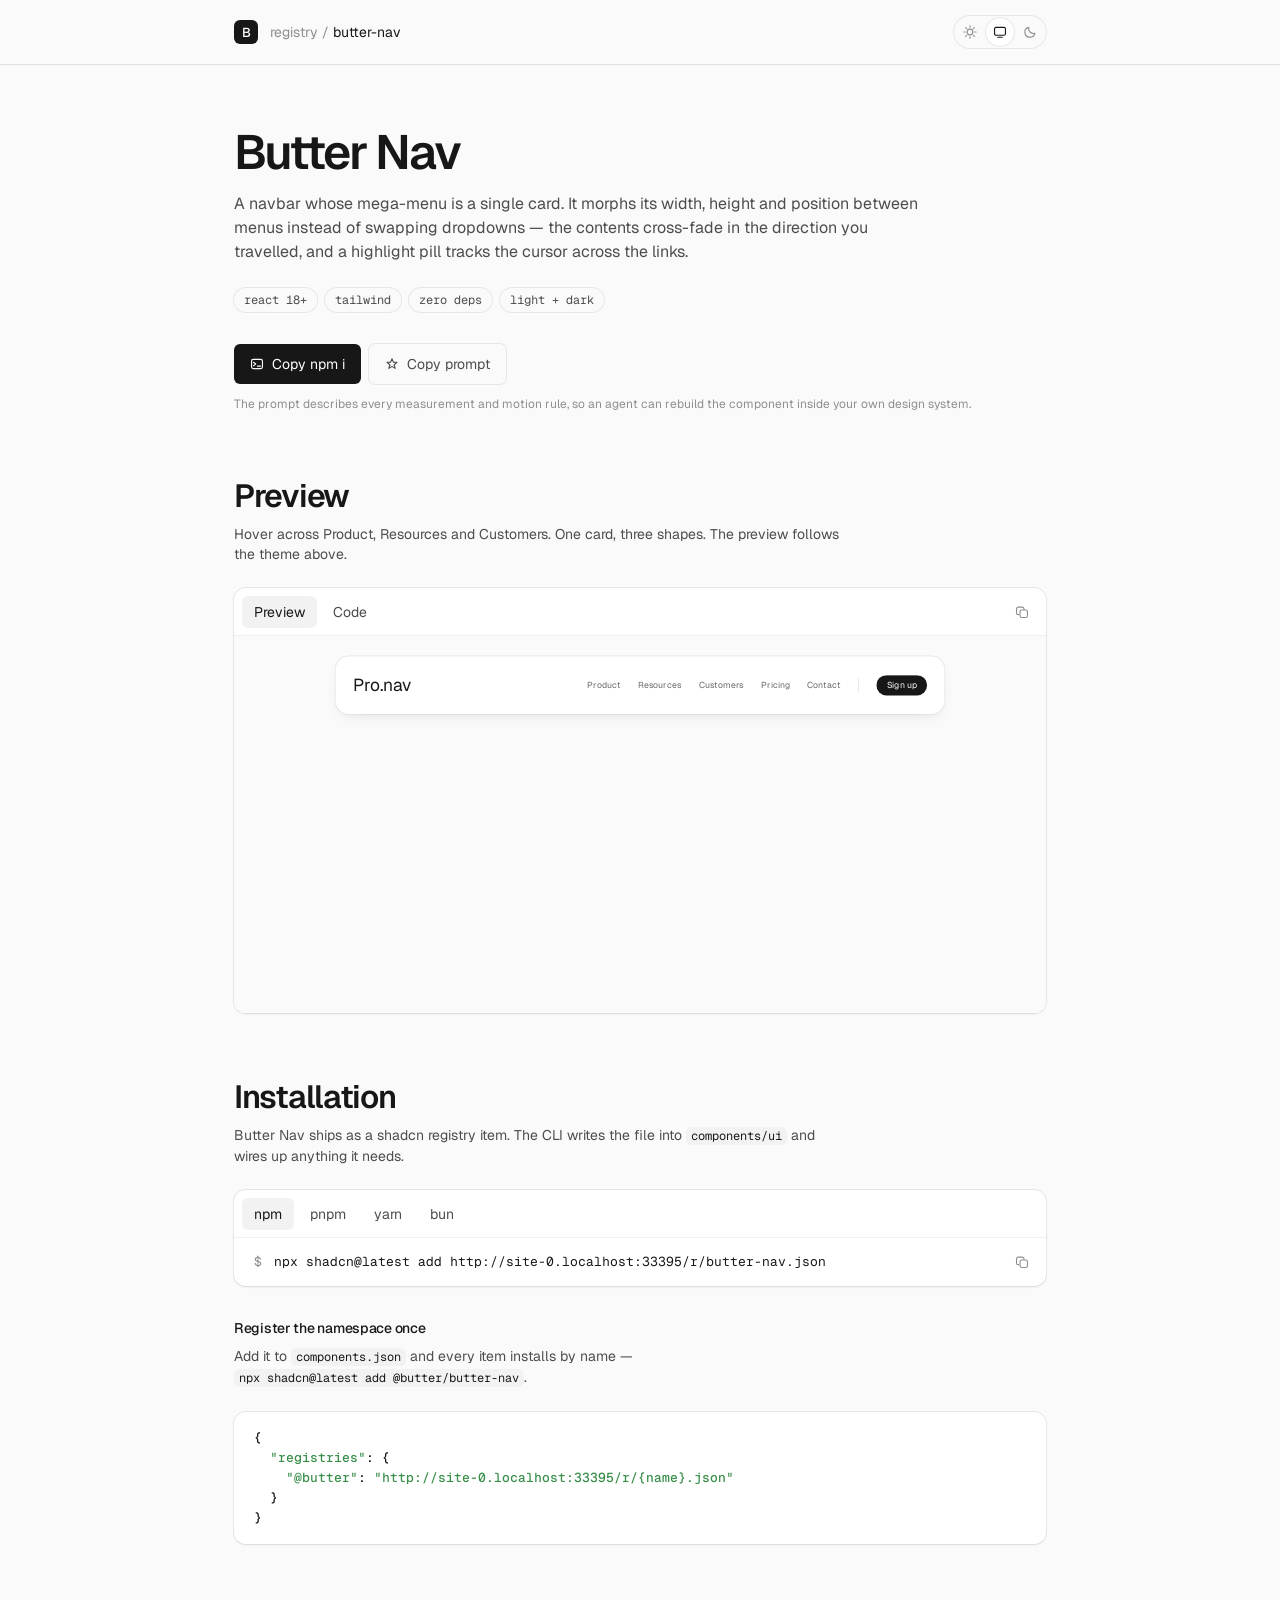
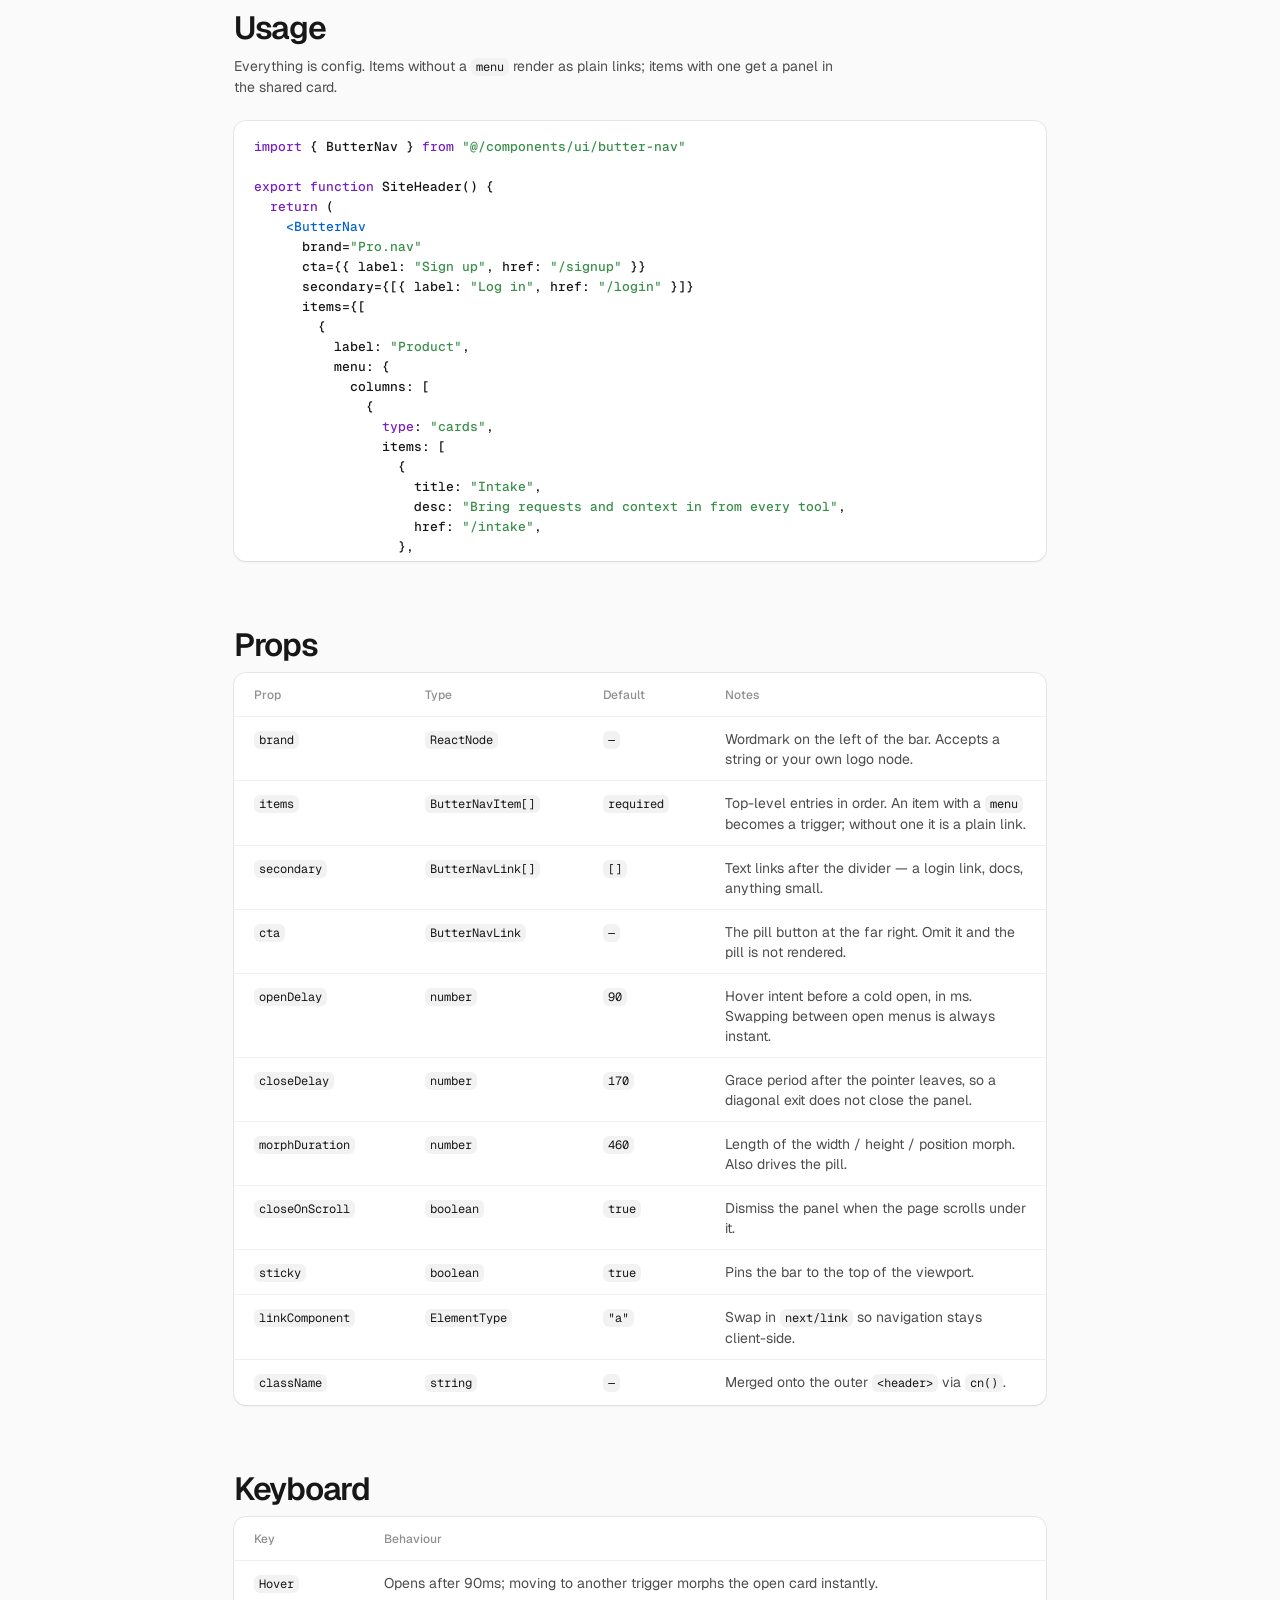
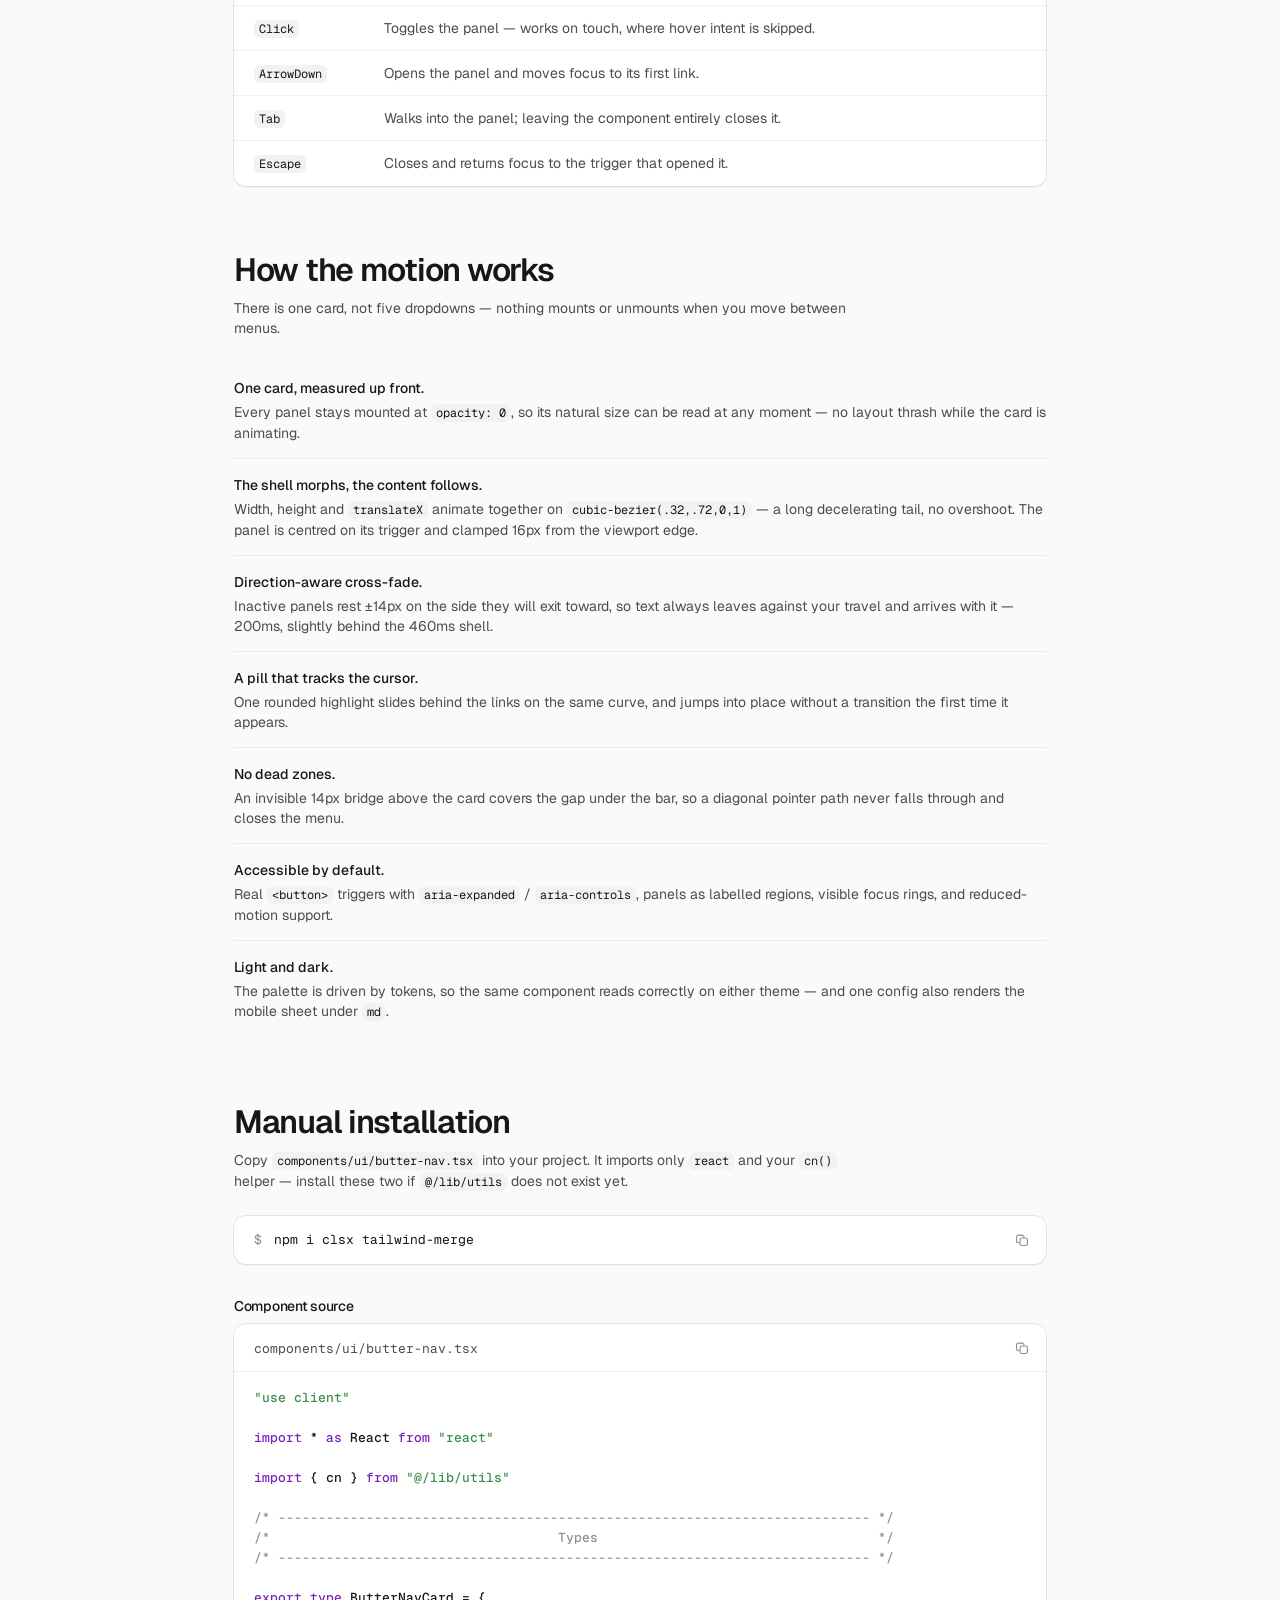
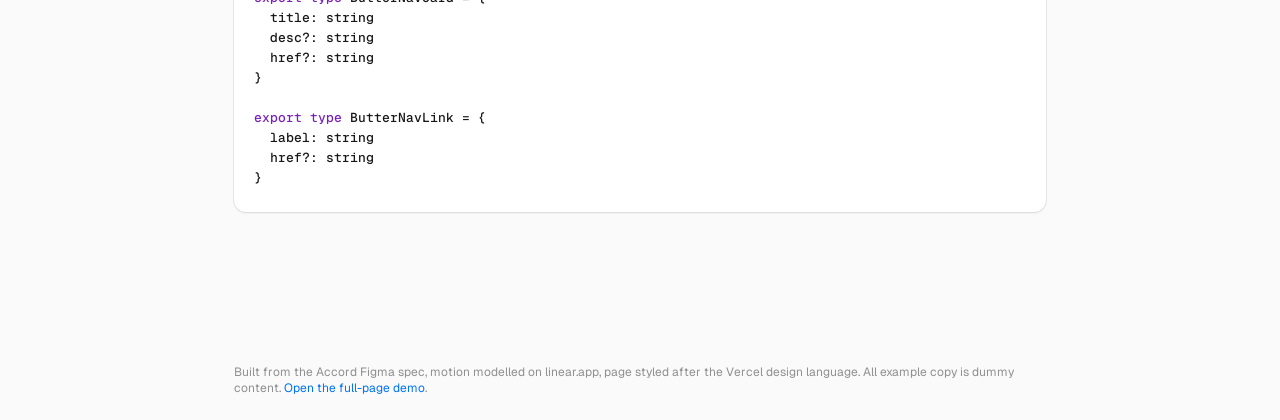
<file: index.html>
<!DOCTYPE html>
<html lang="en">
  <head>
    <meta charset="utf-8" />
    <meta name="viewport" content="width=device-width, initial-scale=1" />
    <title>Butter Nav</title>
    <meta
      name="description"
      content="A navbar whose mega-menu is one card that morphs between menus. A shadcn registry component."
    />
    <meta name="theme-color" content="#fafafa" media="(prefers-color-scheme: light)" />
    <meta name="theme-color" content="#0a0a0a" media="(prefers-color-scheme: dark)" />
    <meta property="og:title" content="Butter Nav" />
    <meta
      property="og:description"
      content="A navbar whose mega-menu is one card that morphs between menus. A shadcn registry component."
    />
    <meta property="og:type" content="website" />
    <link rel="icon" id="favicon" href="favicon.svg" type="image/svg+xml" />
    <link rel="preconnect" href="https://fonts.googleapis.com" />
    <link rel="preconnect" href="https://fonts.gstatic.com" crossorigin />
    <link
      href="https://fonts.googleapis.com/css2?family=Geist:wght@400;500;600&family=Geist+Mono:wght@400;500&display=swap"
      rel="stylesheet"
    />
    <script>
      // Applied before first paint so the page never flashes the wrong theme.
      (function () {
        try {
          var param = new URLSearchParams(location.search).get("theme");
          var saved = param || localStorage.getItem("butter-nav:theme");
          if (saved === "light" || saved === "dark") {
            document.documentElement.dataset.theme = saved;
          }
        } catch (error) {}
      })();
    </script>
    <style>
      /* ====================================================================
         Tokens — light is the base, dark overrides only the values.
         ==================================================================== */

      :root {
        --bg-100: #fafafa; /* page canvas          */
        --bg-200: #ffffff; /* elevated surfaces    */
        --bg-300: #f2f2f2; /* recessed surfaces    */
        --hover: #ebebeb;

        --text-100: #171717; /* primary            */
        --text-200: #4d4d4d; /* secondary          */
        --text-300: #8f8f8f; /* muted              */

        --accent: #0072f5;
        --focus: #0072f5;

        --border: rgba(0, 0, 0, 0.08);
        --separator: rgba(0, 0, 0, 0.06);

        --shadow-border: 0 0 0 1px var(--border);
        --shadow-small: var(--shadow-border), 0 2px 2px rgba(0, 0, 0, 0.04);
        --shadow-menu: var(--shadow-border), 0 1px 1px rgba(0, 0, 0, 0.02),
          0 4px 8px -4px rgba(0, 0, 0, 0.04), 0 16px 24px -8px rgba(0, 0, 0, 0.06);
        --focus-ring: 0 0 0 2px var(--bg-200), 0 0 0 4px var(--focus);
        --header-shadow: 0 1px 0 0 rgba(0, 0, 0, 0.1);
        --stage: #fafafa; /* the component's own page canvas */

        --syntax-comment: #8f8f8f;
        --syntax-string: #398e4a;
        --syntax-keyword: #7820bc;
        --syntax-tag: #0062d1;
        --syntax-number: #067a6e;

        --sans: "Geist", -apple-system, BlinkMacSystemFont, "Segoe UI", Roboto,
          Helvetica, Arial, sans-serif;
        --mono: "Geist Mono", ui-monospace, SFMono-Regular, "Roboto Mono",
          Menlo, monospace;

        --page: 860px;
        --header-height: 64px;

        --swift: cubic-bezier(0.175, 0.885, 0.32, 1.1);
        --ease-out: cubic-bezier(0.23, 1, 0.32, 1);
        --press: 160ms;

        color-scheme: light;
      }

      @media (prefers-color-scheme: dark) {
        :root:not([data-theme="light"]) {
          --bg-100: #0a0a0a;
          --bg-200: #0f0f0f;
          --bg-300: #1a1a1a;
          --hover: #1f1f1f;

          --text-100: #ededed;
          --text-200: #a1a1a1;
          --text-300: #8f8f8f;

          --accent: #52a8ff;
          --focus: #0072f5;

          --border: rgba(255, 255, 255, 0.09);
          --separator: rgba(255, 255, 255, 0.06);
          --header-shadow: 0 1px 0 0 rgba(255, 255, 255, 0.08);
          --stage: #0f0f0f;

          --syntax-comment: #8f8f8f;
          --syntax-string: #6cda75;
          --syntax-keyword: #bf89ec;
          --syntax-tag: #52aeff;
          --syntax-number: #45dec5;

          color-scheme: dark;
        }
      }

      :root[data-theme="dark"] {
        --bg-100: #0a0a0a;
        --bg-200: #0f0f0f;
        --bg-300: #1a1a1a;
        --hover: #1f1f1f;

        --text-100: #ededed;
        --text-200: #a1a1a1;
        --text-300: #8f8f8f;

        --accent: #52a8ff;
        --focus: #0072f5;

        --border: rgba(255, 255, 255, 0.09);
        --separator: rgba(255, 255, 255, 0.06);
        --header-shadow: 0 1px 0 0 rgba(255, 255, 255, 0.08);
        --stage: #0f0f0f;

        --syntax-comment: #8f8f8f;
        --syntax-string: #6cda75;
        --syntax-keyword: #bf89ec;
        --syntax-tag: #52aeff;
        --syntax-number: #45dec5;

        color-scheme: dark;
      }

      /* ==================================================================== */

      * {
        box-sizing: border-box;
      }

      /* Hover transitions must not replay when the whole palette swaps —
         except the toggle thumb, whose slide IS the feedback for that click. */
      .theme-switching *:not(.theme__thumb) {
        transition: none !important;
      }

      html {
        scroll-padding-top: 96px;
      }

      @media (prefers-reduced-motion: no-preference) {
        html {
          scroll-behavior: smooth;
        }
      }

      body {
        margin: 0;
        background: var(--bg-100);
        color: var(--text-100);
        font-family: var(--sans);
        font-size: 16px;
        font-feature-settings: "liga";
        -webkit-font-smoothing: antialiased;
      }

      :focus-visible {
        outline: none;
        box-shadow: var(--focus-ring);
        border-radius: 6px;
      }

      /* ------------------------------------------------------------ header */

      header {
        position: sticky;
        top: 0;
        z-index: 40;
        height: var(--header-height);
        background: var(--bg-100);
        box-shadow: var(--header-shadow);
      }

      .header-inner {
        display: flex;
        align-items: center;
        gap: 12px;
        max-width: var(--page);
        height: 100%;
        margin: 0 auto;
        padding: 0 24px;
      }

      .mark {
        display: grid;
        place-items: center;
        width: 24px;
        height: 24px;
        border-radius: 6px;
        background: var(--text-100);
        color: var(--bg-200);
        font-size: 13px;
        font-weight: 500;
      }

      .crumb {
        font-size: 14px;
        color: var(--text-300);
      }

      .crumb b {
        color: var(--text-100);
        font-weight: 400;
      }

      /* ------------------------------------------------------ theme toggle */

      .theme {
        position: relative;
        display: flex;
        gap: 2px;
        margin-left: auto;
        padding: 2px;
        border-radius: 9999px;
        box-shadow: var(--shadow-border);
        flex-shrink: 0;
      }

      /* One thumb slides between the three segments — a transform, so the
         selection reads as one object moving rather than two states blinking. */
      .theme__thumb {
        position: absolute;
        top: 2px;
        left: 2px;
        width: 28px;
        height: 28px;
        border-radius: 9999px;
        background: var(--bg-200);
        box-shadow: var(--shadow-border);
        transform: translate3d(0, 0, 0);
        transition: transform 200ms var(--ease-out);
        flex-shrink: 0;
      }

      .theme button {
        position: relative;
        z-index: 1;
        display: grid;
        place-items: center;
        width: 28px;
        height: 28px;
        padding: 0;
        border: 0;
        border-radius: 9999px;
        background: transparent;
        color: var(--text-300);
        cursor: pointer;
        transition: color 150ms ease, transform var(--press) var(--ease-out);
        flex-shrink: 0;
      }

      .sr-only {
        position: absolute;
        width: 1px;
        height: 1px;
        padding: 0;
        margin: -1px;
        overflow: hidden;
        clip: rect(0, 0, 0, 0);
        white-space: nowrap;
        border: 0;
      }

      .theme button[aria-pressed="true"] {
        color: var(--text-100);
      }

      .theme button:active {
        transform: scale(0.92);
        transition-duration: 100ms;
      }

      @media (hover: hover) and (pointer: fine) {
        .theme button:hover {
          color: var(--text-100);
        }
      }

      /* ------------------------------------------------------------ layout */

      main {
        max-width: var(--page);
        margin: 0 auto;
        padding: 64px 24px 128px;
      }

      section {
        margin-top: 64px;
      }

      h1 {
        margin: 0;
        font-size: 48px;
        font-weight: 600;
        line-height: 48px;
        letter-spacing: -2.28px;
      }

      h2 {
        margin: 0 0 8px;
        font-size: 32px;
        font-weight: 600;
        line-height: 40px;
        letter-spacing: -1.28px;
      }

      h3 {
        margin: 32px 0 8px;
        font-size: 14px;
        font-weight: 500;
        line-height: 20px;
        letter-spacing: -0.28px;
      }

      .lede {
        max-width: 64ch;
        margin: 16px 0 0;
        font-size: 16px;
        line-height: 24px;
        color: var(--text-200);
      }

      .sub {
        max-width: 68ch;
        margin: 0 0 24px;
        font-size: 14px;
        line-height: 20px;
        color: var(--text-200);
      }

      .meta {
        display: flex;
        flex-wrap: wrap;
        gap: 8px;
        margin-top: 24px;
      }

      .tag {
        padding: 4px 10px;
        border-radius: 9999px;
        box-shadow: var(--shadow-border);
        font-family: var(--mono);
        font-size: 12px;
        color: var(--text-200);
      }

      a {
        color: var(--accent);
        text-decoration: none;
      }

      /* ----------------------------------------------------------- actions */

      .actions {
        display: flex;
        flex-wrap: wrap;
        gap: 8px;
        margin-top: 32px;
      }

      .btn {
        display: inline-flex;
        align-items: center;
        gap: 8px;
        height: 40px;
        padding: 0 16px;
        border: 0;
        border-radius: 6px;
        background: transparent;
        color: var(--text-200);
        font-family: var(--sans);
        font-size: 14px;
        font-weight: 400;
        line-height: 14px;
        cursor: pointer;
        box-shadow: var(--shadow-border);
        transition: background-color 0.15s ease, color 0.15s ease,
          transform var(--press) var(--ease-out);
      }

      .btn:active {
        transform: scale(0.97);
        transition-duration: 100ms;
      }

      @media (hover: hover) and (pointer: fine) {
        .btn:hover {
          background: var(--hover);
          color: var(--text-100);
        }
      }

      .btn--primary {
        background: var(--text-100);
        color: var(--bg-200);
        box-shadow: none;
      }

      @media (hover: hover) and (pointer: fine) {
        .btn--primary:hover {
          background: var(--text-200);
          color: var(--bg-200);
        }
      }

      .note {
        margin: 12px 0 0;
        font-size: 12px;
        line-height: 16px;
        color: var(--text-300);
      }

      /* ------------------------------------------------------------- cards */

      .card {
        border-radius: 12px;
        background: var(--bg-200);
        box-shadow: var(--shadow-small);
        overflow: hidden;
      }

      .card-head {
        display: flex;
        align-items: center;
        gap: 4px;
        padding: 8px;
        box-shadow: inset 0 -1px 0 var(--separator);
      }

      .tab {
        height: 32px;
        padding: 0 12px;
        border: 0;
        border-radius: 6px;
        background: transparent;
        color: var(--text-200);
        font-family: var(--sans);
        font-size: 14px;
        line-height: 14px;
        cursor: pointer;
        transition: background-color 0.15s ease, color 0.15s ease,
          transform var(--press) var(--ease-out);
      }

      .tab:active {
        transform: scale(0.97);
        transition-duration: 100ms;
      }

      @media (hover: hover) and (pointer: fine) {
        .tab:hover {
          background: var(--hover);
          color: var(--text-100);
        }
      }

      .tab[aria-selected="true"] {
        background: var(--bg-300);
        color: var(--text-100);
      }

      .filename {
        padding: 0 12px; /* 8px card-head padding + 12px = the 20px rail */
        font-family: var(--mono);
        font-size: 13px;
        color: var(--text-200);
      }

      .stage {
        position: relative;
        height: 400px;
        overflow: hidden;
        background: var(--stage);
      }

      .stage iframe {
        display: block;
        width: 1120px;
        height: 520px;
        border: 0;
        transform-origin: top left;
      }

      pre {
        margin: 0;
        padding: 16px 20px; /* left edge matches the tab labels above */
        overflow: auto;
        font-family: var(--mono);
        font-size: 13px;
        font-weight: 500;
        line-height: 20px;
        tab-size: 2;
      }

      pre.tall {
        max-height: 440px;
      }

      .cmd {
        display: flex;
        align-items: center;
        gap: 12px;
        padding: 8px 8px 8px 20px; /* icon button lines up with the head row */
        font-family: var(--mono);
        font-size: 13px;
        line-height: 20px;
      }

      .cmd .prompt {
        color: var(--text-300);
      }

      .cmd code {
        flex: 1;
        overflow: auto;
        white-space: nowrap;
        font-family: var(--mono);
      }

      .icon-btn {
        display: grid;
        place-items: center;
        flex: none;
        width: 32px;
        height: 32px;
        padding: 0;
        border: 0;
        border: 0;
        border-radius: 6px;
        background: transparent;
        color: var(--text-300);
        cursor: pointer;
        transition: background-color 0.15s ease, color 0.15s ease,
          transform var(--press) var(--ease-out);
      }

      .icon-btn:active {
        transform: scale(0.92);
        transition-duration: 100ms;
      }

      .icon-btn.is-done {
        color: var(--accent);
      }

      /* The swapped-in tick is a newly rendered element, so @starting-style
         gives it an entry transition without a keyframe restart. */
      .icon-btn.is-done svg,
      .btn.is-done svg {
        transform: scale(1);
        opacity: 1;
        transition: transform 200ms var(--ease-out), opacity 150ms linear;
      }

      @starting-style {
        .icon-btn.is-done svg,
        .btn.is-done svg {
          transform: scale(0.85);
          opacity: 0;
        }
      }

      @media (hover: hover) and (pointer: fine) {
        .icon-btn:hover {
          background: var(--hover);
          color: var(--text-100);
        }
      }

      /* ------------------------------------------------------------ tables */

      table {
        width: 100%;
        border-collapse: collapse;
        font-size: 14px;
        line-height: 20px;
        table-layout: fixed;
      }

      col.col-prop {
        width: 21%;
      }

      col.col-type {
        width: 22%;
      }

      col.col-default {
        width: 15%;
      }

      col.col-key {
        width: 16%;
      }

      td code,
      th {
        overflow-wrap: anywhere;
      }

      th {
        padding: 12px 20px;
        box-shadow: inset 0 -1px 0 var(--separator);
        font-size: 12px;
        font-weight: 500;
        color: var(--text-300);
        text-align: left;
      }

      td {
        padding: 12px 20px;
        box-shadow: inset 0 -1px 0 var(--separator);
        vertical-align: top;
        color: var(--text-200);
      }

      tr:last-child td {
        box-shadow: none;
      }

      td:first-child {
        color: var(--text-100);
      }

      code {
        font-family: var(--mono);
        font-size: 13px;
      }

      td code,
      li code,
      p code {
        padding: 1px 5px;
        border-radius: 6px;
        background: var(--bg-300);
        font-size: 12px;
        color: var(--text-100);
        white-space: nowrap;
      }

      /* -------------------------------------------------------------- list */

      ul.notes {
        margin: 0;
        padding: 0;
        list-style: none;
      }

      ul.notes li {
        padding: 16px 0;
        box-shadow: inset 0 -1px 0 var(--separator);
        font-size: 14px;
        line-height: 20px;
        color: var(--text-200);
      }

      ul.notes li:last-child {
        box-shadow: none;
      }

      ul.notes b {
        display: block;
        margin-bottom: 4px;
        color: var(--text-100);
        font-weight: 500;
      }

      /* ------------------------------------------------------------ syntax */

      .t-com {
        color: var(--syntax-comment);
      }
      .t-str {
        color: var(--syntax-string);
      }
      .t-key {
        color: var(--syntax-keyword);
      }
      .t-tag {
        color: var(--syntax-tag);
      }
      .t-num {
        color: var(--syntax-number);
      }

      /* ------------------------------------------------------------- toast */

      .toast {
        position: fixed;
        left: 50%;
        bottom: 32px;
        z-index: 90;
        padding: 8px 16px;
        border-radius: 9999px;
        background: var(--bg-200);
        box-shadow: var(--shadow-menu);
        font-size: 14px;
        line-height: 20px;
        opacity: 0;
        transform: translateX(-50%) scale(0.96);
        pointer-events: none;
        transition: opacity 0.2s linear, transform 0.2s var(--swift);
      }

      .toast.show {
        opacity: 1;
        transform: translateX(-50%) scale(1);
      }

      footer {
        max-width: var(--page);
        margin: 0 auto;
        padding: 24px;
        font-size: 12px;
        line-height: 16px;
        color: var(--text-300);
      }

      /* Gentler, not none: colour and opacity stay, movement goes. */
      @media (prefers-reduced-motion: reduce) {
        .theme__thumb,
        .toast {
          transition-property: opacity !important;
          transition-duration: 150ms !important;
        }

        .btn:active,
        .tab:active,
        .icon-btn:active,
        .theme button:active {
          transform: none !important;
        }

        .icon-btn.is-done svg,
        .btn.is-done svg {
          transition-property: opacity !important;
        }
      }

      @media (max-width: 600px) {
        main {
          padding: 40px 16px 96px;
        }
        h1 {
          font-size: 32px;
          line-height: 36px;
          letter-spacing: -1.28px;
        }
        h2 {
          font-size: 24px;
          line-height: 32px;
          letter-spacing: -0.96px;
        }
      }
    </style>
  </head>

  <body>
    <header>
      <div class="header-inner">
        <span class="mark">B</span>
        <span class="crumb">registry / <b>butter-nav</b></span>

        <div class="theme" role="group" aria-label="Theme">
          <span class="theme__thumb" aria-hidden="true"></span>
          <button type="button" data-theme-set="light" aria-pressed="false" title="Light">
            <svg width="14" height="14" viewBox="0 0 16 16" fill="none" aria-hidden="true">
              <circle cx="8" cy="8" r="3.25" stroke="currentColor" stroke-width="1.3"/>
              <path d="M8 1v1.5M8 13.5V15M15 8h-1.5M2.5 8H1M12.95 3.05l-1.06 1.06M4.11 11.89l-1.06 1.06M12.95 12.95l-1.06-1.06M4.11 4.11L3.05 3.05" stroke="currentColor" stroke-width="1.3" stroke-linecap="round"/>
            </svg>
          </button>
          <button type="button" data-theme-set="system" aria-pressed="true" title="System">
            <svg width="14" height="14" viewBox="0 0 16 16" fill="none" aria-hidden="true">
              <rect x="1.75" y="2.75" width="12.5" height="9" rx="1.75" stroke="currentColor" stroke-width="1.3"/>
              <path d="M5.5 14h5" stroke="currentColor" stroke-width="1.3" stroke-linecap="round"/>
            </svg>
          </button>
          <button type="button" data-theme-set="dark" aria-pressed="false" title="Dark">
            <svg width="14" height="14" viewBox="0 0 16 16" fill="none" aria-hidden="true">
              <path d="M13.5 9.5A5.75 5.75 0 016.5 2.6a5.75 5.75 0 107 6.9z" stroke="currentColor" stroke-width="1.3" stroke-linejoin="round"/>
            </svg>
          </button>
        </div>
      </div>
    </header>

    <main>
      <h1>Butter Nav</h1>
      <p class="lede">
        A navbar whose mega-menu is a single card. It morphs its width, height
        and position between menus instead of swapping dropdowns — the contents
        cross-fade in the direction you travelled, and a highlight pill tracks
        the cursor across the links.
      </p>

      <div class="meta">
        <span class="tag">react 18+</span>
        <span class="tag">tailwind</span>
        <span class="tag">zero deps</span>
        <span class="tag">light + dark</span>
      </div>

      <div class="actions">
        <button class="btn btn--primary" data-copy="cli">
          <svg width="14" height="14" viewBox="0 0 16 16" fill="none" aria-hidden="true">
            <path d="M4 6l2.5 2L4 10M8.5 10.5H12" stroke="currentColor" stroke-width="1.3" stroke-linecap="round" stroke-linejoin="round"/>
            <rect x="1.75" y="2.75" width="12.5" height="10.5" rx="2" stroke="currentColor" stroke-width="1.3"/>
          </svg>
          Copy npm i
        </button>
        <button class="btn" data-copy="prompt">
          <svg width="14" height="14" viewBox="0 0 16 16" fill="none" aria-hidden="true">
            <path d="M8 2l1.5 3.9 4.2.3-3.2 2.7 1 4.1L8 10.7 4.5 13l1-4.1L2.3 6.2l4.2-.3L8 2z" stroke="currentColor" stroke-width="1.3" stroke-linejoin="round"/>
          </svg>
          Copy prompt
        </button>
      </div>
      <p class="note">
        The prompt describes every measurement and motion rule, so an agent can
        rebuild the component inside your own design system.
      </p>

      <!-- --------------------------------------------------- preview -->
      <section id="preview">
        <h2>Preview</h2>
        <p class="sub">
          Hover across Product, Resources and Customers. One card, three shapes.
          The preview follows the theme above.
        </p>
        <div class="card">
          <div class="card-head" role="tablist">
            <button class="tab" role="tab" aria-selected="true" data-pane="live">
              Preview
            </button>
            <button class="tab" role="tab" aria-selected="false" data-pane="code">
              Code
            </button>
            <button class="icon-btn" style="margin-left: auto" data-copy="usage" aria-label="Copy usage">
              <svg width="14" height="14" viewBox="0 0 16 16" fill="none" aria-hidden="true">
                <rect x="5.75" y="5.75" width="8.5" height="8.5" rx="2" stroke="currentColor" stroke-width="1.3"/>
                <path d="M10.25 5.5v-1a2 2 0 00-2-2h-4.5a2 2 0 00-2 2v4.5a2 2 0 002 2h1" stroke="currentColor" stroke-width="1.3"/>
              </svg>
            </button>
          </div>
          <div data-pane-body="live" class="stage">
            <iframe id="preview-frame" src="preview.html" title="Butter Nav preview"></iframe>
          </div>
          <div data-pane-body="code" hidden>
            <pre class="tall"><code id="usage-code"></code></pre>
          </div>
        </div>
      </section>

      <!-- ---------------------------------------------- installation -->
      <section id="installation">
        <h2>Installation</h2>
        <p class="sub">
          Butter Nav ships as a shadcn registry item. The CLI writes the file
          into <code>components/ui</code> and wires up anything it needs.
        </p>

        <div class="card">
          <div class="card-head">
            <button class="tab" aria-selected="true" data-pm="npm">npm</button>
            <button class="tab" aria-selected="false" data-pm="pnpm">pnpm</button>
            <button class="tab" aria-selected="false" data-pm="yarn">yarn</button>
            <button class="tab" aria-selected="false" data-pm="bun">bun</button>
          </div>
          <div class="cmd">
            <span class="prompt">$</span>
            <code id="cli-cmd"></code>
            <button class="icon-btn" data-copy="cli" aria-label="Copy command">
              <svg width="14" height="14" viewBox="0 0 16 16" fill="none" aria-hidden="true">
                <rect x="5.75" y="5.75" width="8.5" height="8.5" rx="2" stroke="currentColor" stroke-width="1.3"/>
                <path d="M10.25 5.5v-1a2 2 0 00-2-2h-4.5a2 2 0 00-2 2v4.5a2 2 0 002 2h1" stroke="currentColor" stroke-width="1.3"/>
              </svg>
            </button>
          </div>
        </div>

        <h3>Register the namespace once</h3>
        <p class="sub">
          Add it to <code>components.json</code> and every item installs by name
          — <code>npx shadcn@latest add @butter/butter-nav</code>.
        </p>
        <div class="card">
          <pre><code id="registry-code"></code></pre>
        </div>
      </section>

      <!-- ----------------------------------------------------- usage -->
      <section id="usage">
        <h2>Usage</h2>
        <p class="sub">
          Everything is config. Items without a <code>menu</code> render as
          plain links; items with one get a panel in the shared card.
        </p>
        <div class="card">
          <pre class="tall"><code id="usage-code-2"></code></pre>
        </div>
      </section>

      <!-- ----------------------------------------------------- props -->
      <section id="props">
        <h2>Props</h2>
        <div class="card">
          <table>
            <colgroup>
              <col class="col-prop" />
              <col class="col-type" />
              <col class="col-default" />
              <col />
            </colgroup>
            <thead>
              <tr>
                <th>Prop</th>
                <th>Type</th>
                <th>Default</th>
                <th>Notes</th>
              </tr>
            </thead>
            <tbody id="props-body"></tbody>
          </table>
        </div>
      </section>

      <!-- -------------------------------------------------- keyboard -->
      <section id="keyboard">
        <h2>Keyboard</h2>
        <div class="card">
          <table>
            <colgroup>
              <col class="col-key" />
              <col />
            </colgroup>
            <thead>
              <tr>
                <th>Key</th>
                <th>Behaviour</th>
              </tr>
            </thead>
            <tbody id="keys-body"></tbody>
          </table>
        </div>
      </section>

      <!-- ----------------------------------------------------- notes -->
      <section id="motion">
        <h2>How the motion works</h2>
        <p class="sub">
          There is one card, not five dropdowns — nothing mounts or unmounts
          when you move between menus.
        </p>
        <ul class="notes" id="notes-list"></ul>
      </section>

      <!-- ---------------------------------------------------- manual -->
      <section id="manual">
        <h2>Manual installation</h2>
        <p class="sub">
          Copy <code>components/ui/butter-nav.tsx</code> into your project. It
          imports only <code>react</code> and your <code>cn()</code> helper —
          install these two if <code>@/lib/utils</code> does not exist yet.
        </p>
        <div class="card">
          <div class="cmd">
            <span class="prompt">$</span>
            <code>npm i clsx tailwind-merge</code>
            <button class="icon-btn" data-copy="deps" aria-label="Copy command">
              <svg width="14" height="14" viewBox="0 0 16 16" fill="none" aria-hidden="true">
                <rect x="5.75" y="5.75" width="8.5" height="8.5" rx="2" stroke="currentColor" stroke-width="1.3"/>
                <path d="M10.25 5.5v-1a2 2 0 00-2-2h-4.5a2 2 0 00-2 2v4.5a2 2 0 002 2h1" stroke="currentColor" stroke-width="1.3"/>
              </svg>
            </button>
          </div>
        </div>

        <h3>Component source</h3>
        <div class="card">
          <div class="card-head">
            <span class="filename">components/ui/butter-nav.tsx</span>
            <button class="icon-btn" style="margin-left: auto" data-copy="source" aria-label="Copy source">
              <svg width="14" height="14" viewBox="0 0 16 16" fill="none" aria-hidden="true">
                <rect x="5.75" y="5.75" width="8.5" height="8.5" rx="2" stroke="currentColor" stroke-width="1.3"/>
                <path d="M10.25 5.5v-1a2 2 0 00-2-2h-4.5a2 2 0 00-2 2v4.5a2 2 0 002 2h1" stroke="currentColor" stroke-width="1.3"/>
              </svg>
            </button>
          </div>
          <pre class="tall"><code id="source-code">Loading source…</code></pre>
        </div>
      </section>
    </main>

    <footer>
      Built from the Accord Figma spec, motion modelled on linear.app, page
      styled after the Vercel design language. All example copy is dummy
      content. <a href="demo.html">Open the full-page demo</a>.
    </footer>

    <div class="toast" id="toast" role="status" aria-live="polite">Copied</div>

    <script>
      /* ------------------------------------------------------- theme ---- */
      const THEME_KEY = "butter-nav:theme";
      const frame = document.getElementById("preview-frame");
      const favicon = document.getElementById("favicon");
      const thumb = document.querySelector(".theme__thumb");
      const systemDark = window.matchMedia("(prefers-color-scheme: dark)");

      // The tab dot inverts with the resolved theme.
      function paintFavicon(mode) {
        const dark = mode === "dark" || (mode === "system" && systemDark.matches);
        const fill = dark ? "#ededed" : "#171717";
        favicon.href =
          "data:image/svg+xml," +
          encodeURIComponent(
            '<svg xmlns="http://www.w3.org/2000/svg" viewBox="0 0 32 32">' +
              '<circle cx="16" cy="16" r="9" fill="' + fill + '"/></svg>'
          );
      }

      function readTheme() {
        try {
          const param = new URLSearchParams(location.search).get("theme");
          if (param === "light" || param === "dark" || param === "system") {
            return param;
          }
          return localStorage.getItem(THEME_KEY) || "system";
        } catch (error) {
          return "system";
        }
      }

      function setTheme(mode) {
        document.documentElement.classList.add("theme-switching");
        window.setTimeout(
          () => document.documentElement.classList.remove("theme-switching"),
          60
        );

        if (mode === "system") {
          delete document.documentElement.dataset.theme;
        } else {
          document.documentElement.dataset.theme = mode;
        }

        try {
          if (mode === "system") localStorage.removeItem(THEME_KEY);
          else localStorage.setItem(THEME_KEY, mode);
        } catch (error) {}

        const order = ["light", "system", "dark"];
        document.querySelectorAll("[data-theme-set]").forEach((button) => {
          button.setAttribute(
            "aria-pressed",
            String(button.dataset.themeSet === mode)
          );
        });
        thumb.style.transform =
          "translate3d(" + order.indexOf(mode) * 30 + "px, 0, 0)";

        paintFavicon(mode);

        // Keep the preview in the same theme as the page.
        if (frame && frame.contentWindow) {
          frame.contentWindow.postMessage(
            { type: "butter-nav:theme", theme: mode === "system" ? null : mode },
            "*"
          );
        }
      }

      document.querySelectorAll("[data-theme-set]").forEach((button) => {
        button.addEventListener("click", () => setTheme(button.dataset.themeSet));
      });

      setTheme(readTheme());
      frame.addEventListener("load", () => setTheme(readTheme()));

      // Follow the OS while the toggle is on "system".
      systemDark.addEventListener("change", () => {
        if (readTheme() === "system") setTheme("system");
      });

      /* ------------------------------------------------------ syntax ---- */
      const KEYWORDS =
        "import|from|export|default|const|let|var|function|return|type|interface|extends|new|await|async|if|else|for|of|in|null|true|false|as|void";

      function highlight(source) {
        const escaped = source
          .replace(/&/g, "&amp;")
          .replace(/</g, "&lt;")
          .replace(/>/g, "&gt;");

        return escaped.replace(
          new RegExp(
            "(\\/\\*[\\s\\S]*?\\*\\/|\\/\\/[^\\n]*)" +
              "|(\"(?:[^\"\\\\\\n]|\\\\.)*\"|'(?:[^'\\\\\\n]|\\\\.)*'|`(?:[^`\\\\]|\\\\.)*`)" +
              "|(&lt;\\/?[A-Z][\\w.]*)" +
              "|\\b(" + KEYWORDS + ")\\b" +
              "|\\b(\\d+(?:\\.\\d+)?)\\b",
            "g"
          ),
          (m, com, str, tag, key, num) => {
            if (com) return '<span class="t-com">' + com + "</span>";
            if (str) return '<span class="t-str">' + str + "</span>";
            if (tag) return '<span class="t-tag">' + tag + "</span>";
            if (key) return '<span class="t-key">' + key + "</span>";
            if (num) return '<span class="t-num">' + num + "</span>";
            return m;
          }
        );
      }

      /* ------------------------------------------------------ content --- */
      // Served from the deployed origin, so the copied command always works.
      const ORIGIN = location.protocol.startsWith("http")
        ? location.origin
        : "https://your-registry.dev";
      const REGISTRY_URL = ORIGIN + "/r/butter-nav.json";

      const CLI = {
        npm: "npx shadcn@latest add " + REGISTRY_URL,
        pnpm: "pnpm dlx shadcn@latest add " + REGISTRY_URL,
        yarn: "yarn dlx shadcn@latest add " + REGISTRY_URL,
        bun: "bunx --bun shadcn@latest add " + REGISTRY_URL,
      };

      const REGISTRY_SNIPPET = [
        "{",
        '  "registries": {',
        '    "@butter": "' + ORIGIN + '/r/{name}.json"',
        "  }",
        "}",
      ].join("\n");

      const USAGE = `import { ButterNav } from "@/components/ui/butter-nav"

export function SiteHeader() {
  return (
    <ButterNav
      brand="Pro.nav"
      cta={{ label: "Sign up", href: "/signup" }}
      secondary={[{ label: "Log in", href: "/login" }]}
      items={[
        {
          label: "Product",
          menu: {
            columns: [
              {
                type: "cards",
                items: [
                  {
                    title: "Intake",
                    desc: "Bring requests and context in from every tool",
                    href: "/intake",
                  },
                  {
                    title: "Plan and monitor",
                    desc: "Set the plan and follow it from idea to launch",
                    href: "/plan",
                  },
                ],
              },
              {
                type: "links",
                items: [
                  { label: "Changelog", href: "/changelog" },
                  { label: "Security", href: "/security" },
                ],
              },
            ],
            footer: {
              badge: "New",
              text: "Priority inbox",
              cta: { label: "Learn more", href: "/inbox" },
            },
          },
        },
        { label: "Pricing", href: "/pricing" },
      ]}
    />
  )
}`;

      const PROPS = [
        ["brand", "ReactNode", "—", "Wordmark on the left of the bar. Accepts a string or your own logo node."],
        ["items", "ButterNavItem[]", "required", "Top-level entries in order. An item with a <code>menu</code> becomes a trigger; without one it is a plain link."],
        ["secondary", "ButterNavLink[]", "[]", "Text links after the divider — a login link, docs, anything small."],
        ["cta", "ButterNavLink", "—", "The pill button at the far right. Omit it and the pill is not rendered."],
        ["openDelay", "number", "90", "Hover intent before a cold open, in ms. Swapping between open menus is always instant."],
        ["closeDelay", "number", "170", "Grace period after the pointer leaves, so a diagonal exit does not close the panel."],
        ["morphDuration", "number", "460", "Length of the width / height / position morph. Also drives the pill."],
        ["closeOnScroll", "boolean", "true", "Dismiss the panel when the page scrolls under it."],
        ["sticky", "boolean", "true", "Pins the bar to the top of the viewport."],
        ["linkComponent", "ElementType", "\"a\"", "Swap in <code>next/link</code> so navigation stays client-side."],
        ["className", "string", "—", "Merged onto the outer <code>&lt;header&gt;</code> via <code>cn()</code>."],
      ];

      const KEYS = [
        ["Hover", "Opens after 90ms; moving to another trigger morphs the open card instantly."],
        ["Click", "Toggles the panel — works on touch, where hover intent is skipped."],
        ["ArrowDown", "Opens the panel and moves focus to its first link."],
        ["Tab", "Walks into the panel; leaving the component entirely closes it."],
        ["Escape", "Closes and returns focus to the trigger that opened it."],
      ];

      const NOTES = [
        ["One card, measured up front.", "Every panel stays mounted at <code>opacity: 0</code>, so its natural size can be read at any moment — no layout thrash while the card is animating."],
        ["The shell morphs, the content follows.", "Width, height and <code>translateX</code> animate together on <code>cubic-bezier(.32,.72,0,1)</code> — a long decelerating tail, no overshoot. The panel is centred on its trigger and clamped 16px from the viewport edge."],
        ["Direction-aware cross-fade.", "Inactive panels rest ±14px on the side they will exit toward, so text always leaves against your travel and arrives with it — 200ms, slightly behind the 460ms shell."],
        ["A pill that tracks the cursor.", "One rounded highlight slides behind the links on the same curve, and jumps into place without a transition the first time it appears."],
        ["No dead zones.", "An invisible 14px bridge above the card covers the gap under the bar, so a diagonal pointer path never falls through and closes the menu."],
        ["Accessible by default.", "Real <code>&lt;button&gt;</code> triggers with <code>aria-expanded</code> / <code>aria-controls</code>, panels as labelled regions, visible focus rings, and reduced-motion support."],
        ["Light and dark.", "The palette is driven by tokens, so the same component reads correctly on either theme — and one config also renders the mobile sheet under <code>md</code>."],
      ];

      /* -------------------------------------------------------- render -- */
      document.getElementById("usage-code").innerHTML = highlight(USAGE);
      document.getElementById("usage-code-2").innerHTML = highlight(USAGE);
      document.getElementById("registry-code").innerHTML = highlight(REGISTRY_SNIPPET);

      document.getElementById("props-body").innerHTML = PROPS.map(
        (row) =>
          "<tr><td><code>" + row[0] + "</code></td><td><code>" + row[1] +
          "</code></td><td><code>" + row[2] + "</code></td><td>" + row[3] + "</td></tr>"
      ).join("");

      document.getElementById("keys-body").innerHTML = KEYS.map(
        (row) => "<tr><td><code>" + row[0] + "</code></td><td>" + row[1] + "</td></tr>"
      ).join("");

      document.getElementById("notes-list").innerHTML = NOTES.map(
        (row) => "<li><b>" + row[0] + "</b>" + row[1] + "</li>"
      ).join("");

      /* ------------------------------------------------ preview scale -- */
      const stage = document.querySelector(".stage");

      function fitPreview() {
        const scale = Math.min(1, stage.clientWidth / 1120);
        frame.style.transform = "scale(" + scale + ")";
        stage.style.height = Math.round(520 * scale) + "px";
      }

      fitPreview();
      window.addEventListener("resize", fitPreview);

      /* ------------------------------------------------------- pm tabs -- */
      const cliEl = document.getElementById("cli-cmd");
      let currentCli = CLI.npm;
      cliEl.textContent = currentCli;

      document.querySelectorAll("[data-pm]").forEach((tab) => {
        tab.addEventListener("click", () => {
          document
            .querySelectorAll("[data-pm]")
            .forEach((t) => t.setAttribute("aria-selected", "false"));
          tab.setAttribute("aria-selected", "true");
          currentCli = CLI[tab.dataset.pm];
          cliEl.textContent = currentCli;
        });
      });

      /* ----------------------------------------------------- pane tabs -- */
      document.querySelectorAll("[data-pane]").forEach((tab) => {
        tab.addEventListener("click", () => {
          document.querySelectorAll("[data-pane]").forEach((t) => {
            t.setAttribute("aria-selected", String(t === tab));
            document.querySelector(
              '[data-pane-body="' + t.dataset.pane + '"]'
            ).hidden = t !== tab;
          });
          if (tab.dataset.pane === "live") fitPreview();
        });
      });

      /* ------------------------------------------------------- sources -- */
      let SOURCE = "";
      let PROMPT = "";

      fetch("components/ui/butter-nav.tsx")
        .then((r) => (r.ok ? r.text() : Promise.reject()))
        .then((text) => {
          SOURCE = text;
          document.getElementById("source-code").innerHTML = highlight(text);
        })
        .catch(() => {
          document.getElementById("source-code").textContent =
            "Serve this page over http (python -m http.server) to load the source.";
        });

      fetch("prompt.md")
        .then((r) => (r.ok ? r.text() : Promise.reject()))
        .then((text) => {
          PROMPT = text;
        })
        .catch(() => {});

      /* ---------------------------------------------------------- copy -- */
      const toast = document.getElementById("toast");
      let toastTimer;

      function flash(message) {
        toast.textContent = message;
        toast.classList.add("show");
        clearTimeout(toastTimer);
        toastTimer = setTimeout(() => toast.classList.remove("show"), 1800);
      }

      const CHECK_ICON =
        '<svg width="14" height="14" viewBox="0 0 16 16" fill="none" aria-hidden="true">' +
        '<path d="M3.5 8.5l3 3 6-6.5" stroke="currentColor" stroke-width="1.6" ' +
        'stroke-linecap="round" stroke-linejoin="round"/></svg>';

      // Swaps the icon for a tick, then restores it. Re-clicking simply
      // restarts the timer — nothing to interrupt mid-flight.
      function confirmOn(button) {
        if (!button) return;
        const icon = button.querySelector("svg");
        if (!icon) return;

        if (!button.dataset.icon) button.dataset.icon = icon.outerHTML;
        clearTimeout(button._restore);

        icon.outerHTML = CHECK_ICON;
        button.classList.add("is-done");

        button._restore = setTimeout(() => {
          const current = button.querySelector("svg");
          if (current) current.outerHTML = button.dataset.icon;
          button.classList.remove("is-done");
        }, 1400);
      }

      async function copy(text, label) {
        try {
          await navigator.clipboard.writeText(text);
        } catch (error) {
          const area = document.createElement("textarea");
          area.value = text;
          area.style.position = "fixed";
          area.style.opacity = "0";
          document.body.appendChild(area);
          area.select();
          document.execCommand("copy");
          area.remove();
        }
        flash(label);
      }

      document.querySelectorAll("[data-copy]").forEach((button) => {
        button.addEventListener("click", () => {
          const kind = button.dataset.copy;
          confirmOn(button);
          if (kind === "cli") copy(currentCli, "Install command copied");
          else if (kind === "prompt")
            copy(
              PROMPT || "",
              PROMPT ? "Prompt copied" : "Prompt is still loading"
            );
          else if (kind === "usage") copy(USAGE, "Usage snippet copied");
          else if (kind === "deps") copy("npm i clsx tailwind-merge", "Command copied");
          else if (kind === "source")
            copy(SOURCE || "", SOURCE ? "Source copied" : "Source not loaded");
        });
      });
    </script>
  </body>
</html>
</file>
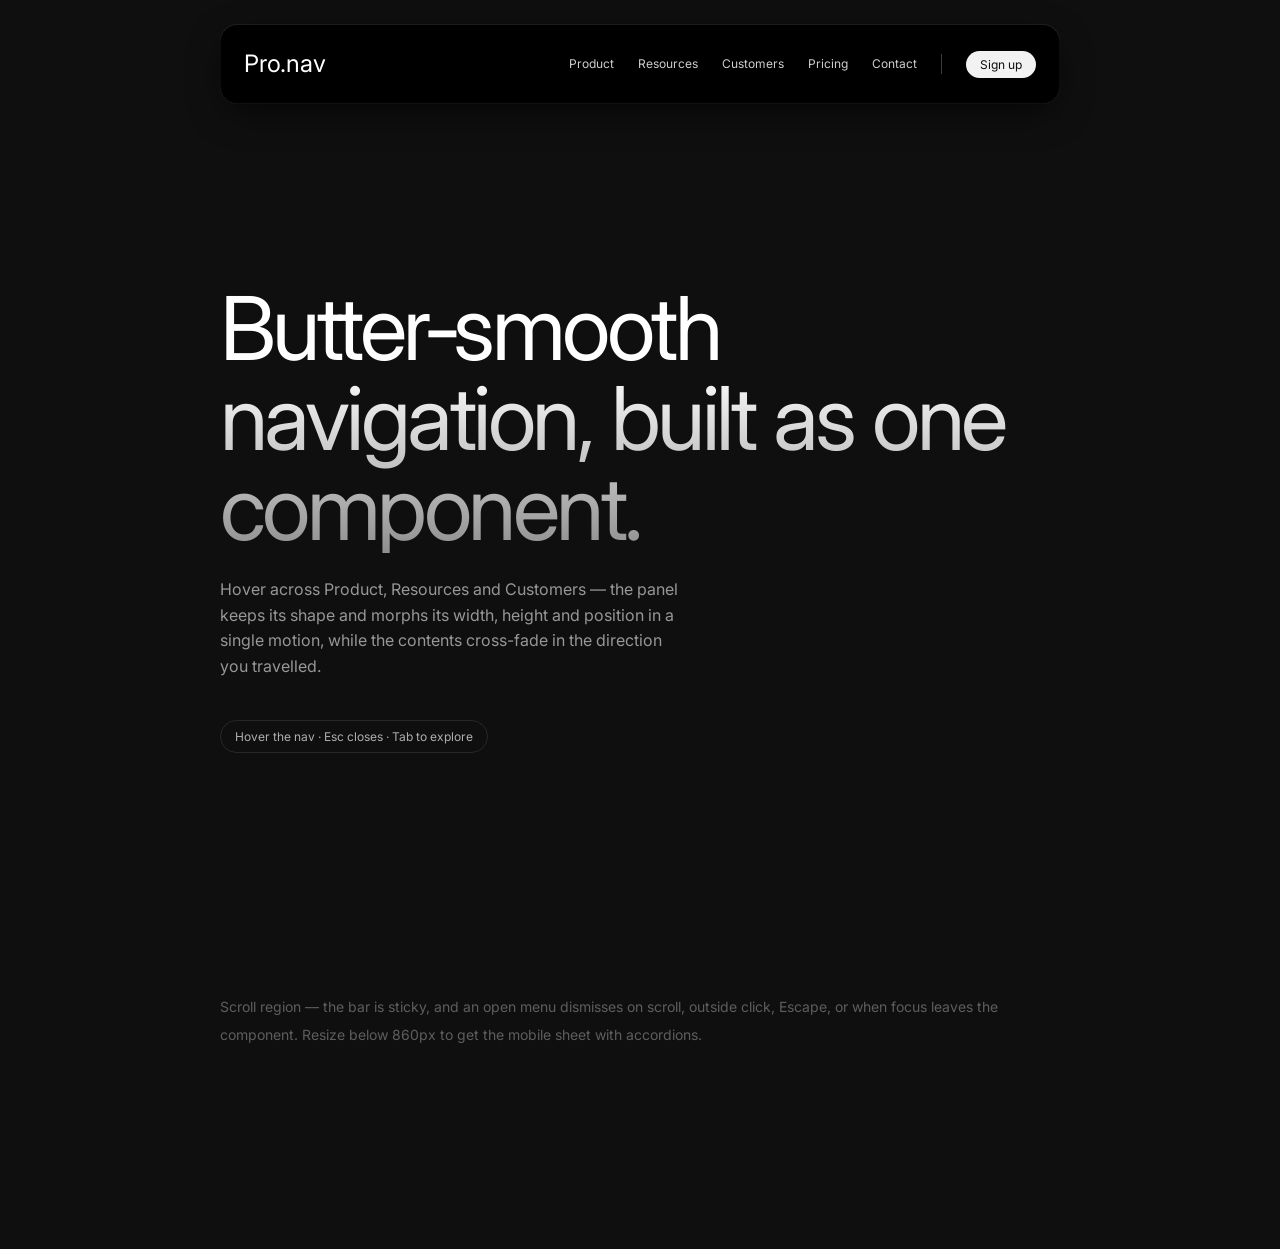
<file: demo.html>
<!DOCTYPE html>
<html lang="en" data-theme="dark">
  <head>
    <meta charset="utf-8" />
    <meta name="viewport" content="width=device-width, initial-scale=1" />
    <title>Butter Nav</title>
    <link rel="preconnect" href="https://fonts.googleapis.com" />
    <link rel="preconnect" href="https://fonts.gstatic.com" crossorigin />
    <link
      href="https://fonts.googleapis.com/css2?family=Inter:wght@400;500;600&display=swap"
      rel="stylesheet"
    />
    <link rel="icon" href="favicon.svg" type="image/svg+xml" />
    <link rel="stylesheet" href="src/butter-nav.css" />
    <style>
      :root {
        color-scheme: dark;
      }

      html,
      body {
        margin: 0;
        background: #0f0f0f;
        color: #f2f2f2;
        font-family: "Inter", -apple-system, BlinkMacSystemFont, "Segoe UI",
          Roboto, Helvetica, Arial, sans-serif;
        -webkit-font-smoothing: antialiased;
      }

      .hero {
        max-width: 840px;
        margin: 0 auto;
        padding: 180px 16px 240px;
      }

      .hero h1 {
        margin: 0;
        font-size: clamp(40px, 8vw, 88px);
        font-weight: 400;
        letter-spacing: -0.04em;
        line-height: 1.02;
        background: linear-gradient(180deg, #ffffff 30%, #8f8f8f 100%);
        -webkit-background-clip: text;
        background-clip: text;
        color: transparent;
      }

      .hero p {
        max-width: 46ch;
        margin: 24px 0 0;
        font-size: 16px;
        line-height: 1.6;
        color: rgba(242, 242, 242, 0.6);
      }

      .hint {
        display: inline-flex;
        gap: 10px;
        margin-top: 40px;
        padding: 8px 14px;
        border: 1px solid rgba(255, 255, 255, 0.1);
        border-radius: 999px;
        font-size: 12px;
        color: rgba(242, 242, 242, 0.7);
      }

      .filler {
        max-width: 840px;
        margin: 0 auto;
        padding: 0 16px 200px;
        color: rgba(242, 242, 242, 0.35);
        font-size: 14px;
        line-height: 2;
      }
    </style>
  </head>
  <body>
    <header id="nav"></header>

    <main>
      <section class="hero">
        <h1>Butter&#8209;smooth navigation, built as one component.</h1>
        <p>
          Hover across Product, Resources and Customers — the panel keeps its
          shape and morphs its width, height and position in a single motion,
          while the contents cross-fade in the direction you travelled.
        </p>
        <span class="hint">Hover the nav · Esc closes · Tab to explore</span>
      </section>

      <section class="filler">
        Scroll region — the bar is sticky, and an open menu dismisses on scroll,
        outside click, Escape, or when focus leaves the component. Resize below
        860px to get the mobile sheet with accordions.
      </section>
    </main>

    <script src="src/butter-nav.js"></script>
    <script>
      // All content is dummy data — swap this object for real copy/links.
      window.nav = new ButterNav(document.getElementById("nav"), ButterNav.defaultConfig);
    </script>
  </body>
</html>
</file>
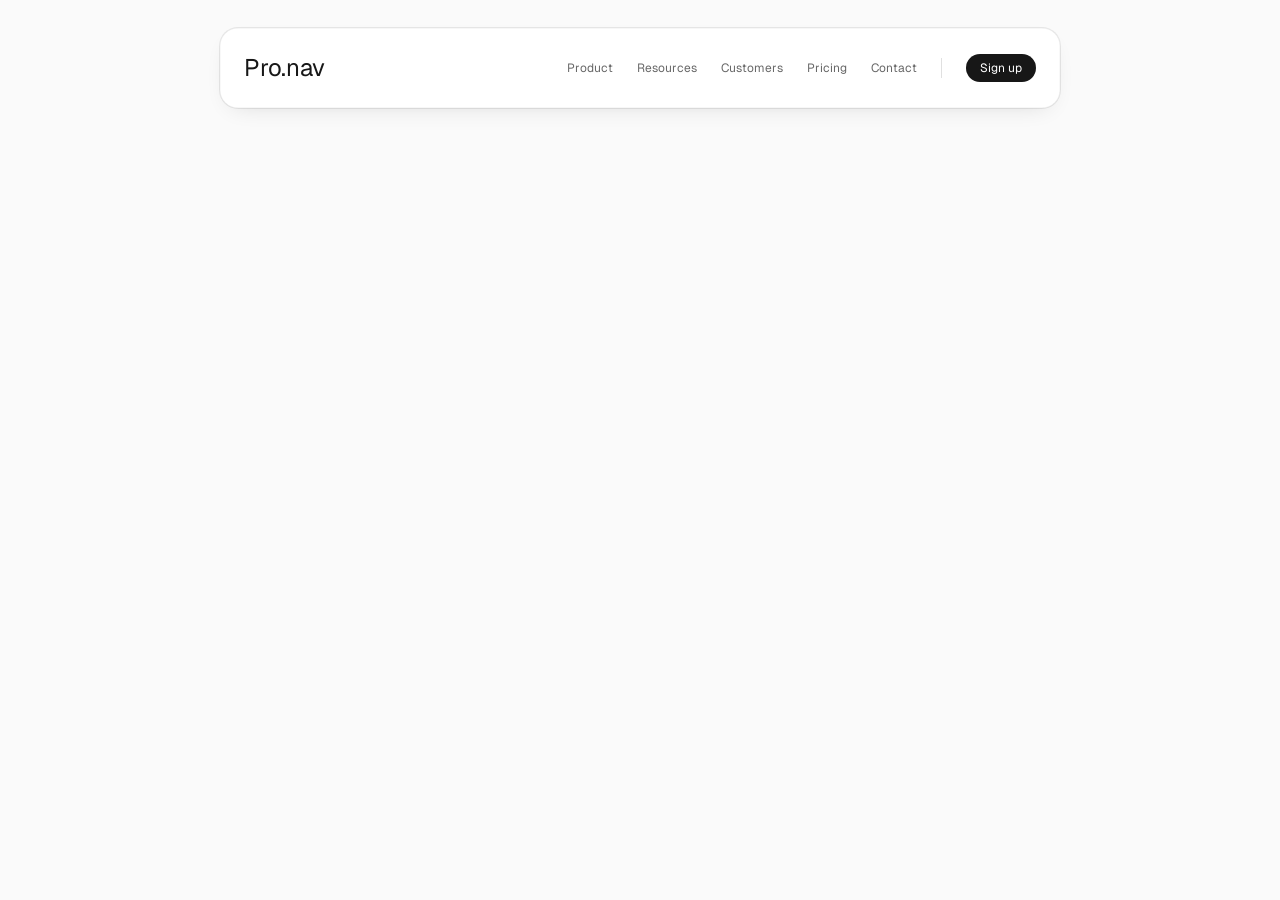
<file: preview.html>
<!DOCTYPE html>
<html lang="en">
  <head>
    <meta charset="utf-8" />
    <meta name="viewport" content="width=device-width, initial-scale=1" />
    <title>Butter Nav</title>
    <link
      href="https://fonts.googleapis.com/css2?family=Geist:wght@400;500;600&display=swap"
      rel="stylesheet"
    />
    <link rel="icon" href="favicon.svg" type="image/svg+xml" />
    <link rel="stylesheet" href="src/butter-nav.css" />
    <style>
      /* The iframe paints its own canvas — a transparent document falls back
         to the browser's white one, which showed through in dark mode.
         All three theme states are resolved explicitly. */
      :root {
        color-scheme: dark;
      }

      html,
      body {
        margin: 0;
        height: 100%;
        overflow: hidden;
        background: #0f0f0f;
      }

      @media (prefers-color-scheme: light) {
        html:not([data-theme="dark"]) {
          color-scheme: light;
        }

        html:not([data-theme="dark"]),
        html:not([data-theme="dark"]) body {
          background: #fafafa;
        }
      }

      html[data-theme="light"] {
        color-scheme: light;
      }

      html[data-theme="light"],
      html[data-theme="light"] body {
        background: #fafafa;
      }

      html[data-theme="dark"] {
        color-scheme: dark;
      }

      html[data-theme="dark"],
      html[data-theme="dark"] body {
        background: #0f0f0f;
      }

      .bn {
        position: static;
        padding-top: 28px;
        --bn-font: "Geist", -apple-system, BlinkMacSystemFont, "Segoe UI",
          Roboto, Helvetica, Arial, sans-serif;
      }
    </style>
  </head>
  <body>
    <header id="nav"></header>
    <script src="src/butter-nav.js"></script>
    <script>
      // The docs page owns the theme; the preview just follows it.
      function applyTheme(theme) {
        if (theme === "light" || theme === "dark") {
          document.documentElement.dataset.theme = theme;
        } else {
          delete document.documentElement.dataset.theme;
        }
      }

      applyTheme(new URLSearchParams(location.search).get("theme"));

      window.addEventListener("message", function (event) {
        if (event.data && event.data.type === "butter-nav:theme") {
          applyTheme(event.data.theme);
        }
      });

      new ButterNav(document.getElementById("nav"), ButterNav.defaultConfig);
    </script>
  </body>
</html>
</file>
<file: src/butter-nav.css>
/* ==========================================================================
   Butter Nav — a Linear-style navbar with a morphing mega-menu
   Design source: Figma "Accord" › node 504:173
   Motion reference: linear.app top navigation
   ========================================================================== */

.bn,
.bn *,
.bn *::before,
.bn *::after {
  box-sizing: border-box;
}

.bn {
  /* --- design tokens (from Figma) --- */
  --bn-bar-w: 840px;
  --bn-bar-h: 80px;
  --bn-bar-r: 18px;
  --bn-bar-bg: #000000;

  --bn-text: #f2f2f2;
  --bn-text-dim: rgba(242, 242, 242, 0.62);
  --bn-strong: #f2f2f2;
  --bn-brand: #ffffff;
  --bn-divider: rgba(242, 242, 242, 0.25);

  --bn-cta-bg: #f2f2f2;
  --bn-cta-fg: #0f0f0f;

  --bn-panel-bg: #0b0b0b;
  --bn-panel-inner: rgba(255, 255, 255, 0.028);
  --bn-line: rgba(255, 255, 255, 0.09);
  --bn-hover: rgba(255, 255, 255, 0.08);

  /* Figma stroke: #AAAAAA at 20%, position Inside, weight 0.4 */
  --bn-stroke: inset 0 0 0 0.4px rgba(170, 170, 170, 0.2);

  --bn-bar-shadow: var(--bn-stroke),
    0 1px 0 rgba(255, 255, 255, 0.05) inset,
    0 12px 40px -12px rgba(0, 0, 0, 0.9);
  --bn-panel-shadow: 0 0 0 1px rgba(0, 0, 0, 0.4),
    0 24px 60px -20px rgba(0, 0, 0, 0.9);

  --bn-font: "Inter", -apple-system, BlinkMacSystemFont, "Segoe UI", Roboto,
    Helvetica, Arial, sans-serif;

  /* --- motion tokens ---
     Curves from the animations.dev catalogue; every duration sits under the
     300ms ceiling for UI motion. */
  --bn-ease-out: cubic-bezier(0.23, 1, 0.32, 1); /* entering / exiting */
  --bn-ease-in-out: cubic-bezier(0.77, 0, 0.175, 1); /* moving on screen */
  --bn-ease-drawer: cubic-bezier(0.32, 0.72, 0, 1); /* the sheet */

  --bn-morph: 240ms; /* size + position morph between menus */
  --bn-open: 200ms; /* cold open — the deliberate half */
  --bn-close: 140ms; /* system response — snappier than the open */
  --bn-fade: 160ms; /* content cross-fade */
  --bn-press: 160ms; /* press feedback */
  --bn-tint: 120ms; /* hover tint */
  --bn-pill-base: 100px; /* reference width the pill scales from */

  position: sticky;
  top: 0;
  z-index: 100;
  width: 100%;
  padding: 24px 16px 0;
  font-family: var(--bn-font);
  -webkit-font-smoothing: antialiased;
}

.bn__inner {
  position: relative;
  width: 100%;
  max-width: var(--bn-bar-w);
  margin: 0 auto;
}

/* ---------------------------------------------------------------- the bar */

.bn__bar {
  position: relative;
  z-index: 2;
  display: flex;
  align-items: center;
  height: var(--bn-bar-h);
  padding: 0 24px;
  border-radius: var(--bn-bar-r);
  background: var(--bn-bar-bg);
  box-shadow: var(--bn-bar-shadow);
}

.bn__brand {
  font-size: 24px;
  line-height: 1;
  letter-spacing: -0.01em;
  color: var(--bn-brand);
  text-decoration: none;
  white-space: nowrap;
}

.bn__nav {
  position: relative;
  display: flex;
  align-items: center;
  gap: 24px;
  margin-left: auto;
}

/* The sliding hover/active pill. Width is fixed and scaled on the GPU —
   animating `width` would run layout on every frame of a hover effect. */
.bn__pill {
  position: absolute;
  top: 50%;
  left: 0;
  width: var(--bn-pill-base);
  height: 30px;
  border-radius: 10px;
  background: var(--bn-hover);
  opacity: 0;
  pointer-events: none;
  transform-origin: 0 50%;
  transform: translate3d(0, -50%, 0) scaleX(0);
  transition: transform 220ms var(--bn-ease-out),
    opacity var(--bn-tint) linear;
}

.bn__link {
  position: relative;
  z-index: 1;
  appearance: none;
  border: 0;
  margin: 0;
  padding: 0;
  background: none;
  font: inherit;
  font-size: 12px;
  line-height: 1;
  color: var(--bn-text);
  text-decoration: none;
  white-space: nowrap;
  cursor: pointer;
  opacity: 0.85;
  transition: opacity 160ms linear;
}

.bn__link[aria-expanded="true"] {
  opacity: 1;
}

/* Touch fires a phantom hover on tap, so hover motion is gated. */
@media (hover: hover) and (pointer: fine) {
  .bn__link:hover {
    opacity: 1;
  }
}

.bn__link:focus-visible {
  outline: 2px solid var(--bn-strong);
  outline-offset: 6px;
  border-radius: 4px;
}

.bn__right {
  display: flex;
  align-items: center;
  gap: 24px;
  margin-left: 24px;
}

.bn__divider {
  width: 1px;
  height: 20px;
  background: var(--bn-divider);
}

.bn__cta {
  display: inline-flex;
  align-items: center;
  justify-content: center;
  padding: 6px 14px;
  border-radius: 40px;
  background: var(--bn-cta-bg);
  color: var(--bn-cta-fg);
  font-size: 12px;
  line-height: normal;
  text-decoration: none;
  white-space: nowrap;
  transform: scale(1);
  transition: transform var(--bn-press) var(--bn-ease-out),
    opacity var(--bn-tint) ease;
}

@media (hover: hover) and (pointer: fine) {
  .bn__cta:hover {
    opacity: 0.9;
  }
}

/* Press feedback on any pressable surface: subtle, and fast to release. */
.bn__cta:active {
  transform: scale(0.97);
  transition-duration: 100ms;
}

/* --------------------------------------------------------- the mega menu */

.bn__pop {
  position: absolute;
  top: 100%;
  left: 0;
  width: 100%;
  height: 0;
  pointer-events: none;
}

.bn__card {
  position: absolute;
  top: 10px;
  left: 0;
  width: 0;
  height: 0;
  border-radius: 16px;
  background: var(--bn-panel-bg);
  box-shadow: var(--bn-stroke), 0 0 0 1px var(--bn-line),
    var(--bn-panel-shadow);
  overflow: hidden;
  contain: paint;
  opacity: 0;
  /* Scales from the trigger that opened it, not from its own centre. */
  transform-origin: var(--bn-origin, 50%) 0;
  transform: translate3d(0, -4px, 0) scale(0.97);
  pointer-events: none;
  transition: width var(--bn-close) var(--bn-ease-out),
    height var(--bn-close) var(--bn-ease-out),
    transform var(--bn-close) var(--bn-ease-out),
    opacity var(--bn-close) var(--bn-ease-out);
}

/* invisible bridge so the pointer can cross the 10px gap without closing */
.bn__card::before {
  content: "";
  position: absolute;
  top: -14px;
  left: 0;
  right: 0;
  height: 14px;
}

/* The card's transform / width / height are driven from JS so the size and
   the horizontal slide can be interpolated together. Opening is the
   deliberate half, so it runs slower than the close above. */
.bn.is-open .bn__card {
  opacity: 1;
  pointer-events: auto;
  will-change: width, height, transform;
  transition-duration: var(--bn-morph), var(--bn-morph), var(--bn-morph),
    var(--bn-open);
  transition-timing-function: var(--bn-ease-in-out), var(--bn-ease-in-out),
    var(--bn-ease-in-out), var(--bn-ease-out);
}

.bn__panel {
  position: absolute;
  top: 0;
  left: 0;
  width: max-content;
  padding: 8px;
  opacity: 0;
  pointer-events: none;
  /* A touch of blur blends the two panels into one perceived transformation
     instead of two overlapping states. */
  filter: blur(3px);
  transform: translate3d(var(--bn-shift, 12px), 0, 0);
  transition: opacity var(--bn-fade) linear,
    transform var(--bn-fade) var(--bn-ease-out),
    filter var(--bn-fade) var(--bn-ease-out);
}

.bn__panel.is-active {
  opacity: 1;
  pointer-events: auto;
  filter: blur(0);
  transform: translate3d(0, 0, 0);
  transition-delay: 40ms;
}

/* ------------------------------------------------------- panel internals */

.bn__grid {
  display: flex;
  align-items: stretch;
  border-radius: 12px;
  background: var(--bn-panel-inner);
}

.bn__col {
  padding: 22px 26px;
  min-width: 240px;
}

.bn__col + .bn__col {
  border-left: 1px solid var(--bn-line);
}

.bn__col--links {
  display: flex;
  flex-direction: column;
  gap: 4px;
  justify-content: flex-start;
  min-width: 210px;
}

.bn__card-link {
  display: block;
  padding: 10px 12px;
  margin: -10px -12px;
  border-radius: 10px;
  text-decoration: none;
  transition: background var(--bn-tint) ease;
}

.bn__card-link + .bn__card-link {
  margin-top: 12px;
}

@media (hover: hover) and (pointer: fine) {
  .bn__card-link:hover,
  .bn__plain:hover {
    background: var(--bn-hover);
  }
}

.bn__card-title {
  display: block;
  font-size: 13px;
  font-weight: 600;
  line-height: 1.3;
  color: var(--bn-strong);
}

.bn__card-desc {
  display: block;
  margin-top: 4px;
  max-width: 21ch;
  font-size: 13px;
  line-height: 1.45;
  color: var(--bn-text-dim);
}

.bn__plain {
  display: block;
  padding: 9px 12px;
  border-radius: 8px;
  font-size: 13px;
  line-height: 1.3;
  color: var(--bn-strong);
  text-decoration: none;
  transition: background var(--bn-tint) ease;
}

.bn__foot {
  display: flex;
  align-items: center;
  justify-content: space-between;
  gap: 40px;
  padding: 14px 18px 10px;
  font-size: 13px;
}

.bn__badge {
  display: inline-block;
  margin-right: 8px;
  font-weight: 600;
  color: var(--bn-strong);
}

.bn__foot-text {
  color: var(--bn-text-dim);
}

.bn__foot-cta {
  display: inline-flex;
  align-items: center;
  gap: 6px;
  color: var(--bn-strong);
  text-decoration: none;
  white-space: nowrap;
}

.bn__foot-cta span {
  transition: transform 150ms var(--bn-ease-out);
}

@media (hover: hover) and (pointer: fine) {
  .bn__foot-cta:hover span {
    transform: translateX(3px);
  }
}

/* --------------------------------------------------------------- mobile */

.bn__burger {
  display: none;
  margin-left: auto;
  width: 40px;
  height: 40px;
  padding: 0;
  border: 0;
  border-radius: 10px;
  background: none;
  cursor: pointer;
}

.bn__burger i {
  display: block;
  width: 18px;
  height: 1.5px;
  margin: 0 auto;
  background: var(--bn-text);
  border-radius: 2px;
  transition: transform var(--bn-morph) var(--bn-ease-in-out),
    opacity var(--bn-tint) linear;
}

.bn__burger i + i {
  margin-top: 5px;
}

.bn.is-sheet .bn__burger i:nth-child(1) {
  transform: translateY(3.25px) rotate(45deg);
}

.bn.is-sheet .bn__burger i:nth-child(2) {
  opacity: 0;
}

.bn.is-sheet .bn__burger i:nth-child(3) {
  transform: translateY(-3.25px) rotate(-45deg);
}

.bn__sheet {
  position: absolute;
  top: calc(100% + 10px);
  left: 0;
  right: 0;
  display: none;
  padding: 8px;
  border-radius: 16px;
  background: var(--bn-panel-bg);
  box-shadow: var(--bn-stroke), 0 0 0 1px var(--bn-line),
    var(--bn-panel-shadow);
  opacity: 0;
  transform: translate3d(0, -8px, 0) scale(0.98);
  transform-origin: top center;
  pointer-events: none;
  transition: opacity var(--bn-close) var(--bn-ease-out),
    transform var(--bn-close) var(--bn-ease-drawer);
}

.bn.is-sheet .bn__sheet {
  transition-duration: var(--bn-open);
  opacity: 1;
  transform: none;
  pointer-events: auto;
}

.bn__acc-btn {
  display: flex;
  align-items: center;
  justify-content: space-between;
  width: 100%;
  padding: 14px;
  border: 0;
  border-radius: 10px;
  background: none;
  font: inherit;
  font-size: 14px;
  color: var(--bn-strong);
  text-align: left;
  text-decoration: none;
  cursor: pointer;
  transition: transform var(--bn-press) var(--bn-ease-out),
    background var(--bn-tint) ease;
}

.bn__acc-btn:active {
  transform: scale(0.985);
  transition-duration: 100ms;
}

.bn__acc-btn svg {
  transition: transform var(--bn-morph) var(--bn-ease-in-out);
}

.bn__acc.is-open .bn__acc-btn svg {
  transform: rotate(180deg);
}

.bn__acc-body {
  height: 0;
  overflow: hidden;
  transition: height var(--bn-morph) var(--bn-ease-in-out);
}

.bn__acc-inner {
  padding: 2px 14px 14px;
}

.bn__acc-inner a {
  display: block;
  padding: 9px 0;
  font-size: 13px;
  color: var(--bn-text-dim);
  text-decoration: none;
}

.bn__acc-inner a:hover {
  color: var(--bn-text);
}

@media (max-width: 860px) {
  .bn {
    padding-top: 16px;
  }

  .bn__bar {
    height: 64px;
    padding: 0 16px;
  }

  .bn__brand {
    font-size: 20px;
  }

  .bn__nav,
  .bn__right,
  .bn__pop {
    display: none;
  }

  .bn__burger {
    display: block;
  }

  .bn__sheet {
    display: block;
  }
}

/* ------------------------------------------------------------ light theme */
/* Follows the host page: `data-theme` on <html> wins, otherwise the OS. */

@media (prefers-color-scheme: light) {
  html:not([data-theme="dark"]) .bn {
    --bn-bar-bg: #ffffff;
    --bn-text: #4d4d4d;
    --bn-text-dim: #8f8f8f;
    --bn-strong: #171717;
    --bn-brand: #171717;
    --bn-divider: rgba(0, 0, 0, 0.12);
    --bn-cta-bg: #171717;
    --bn-cta-fg: #ffffff;
    --bn-panel-bg: #ffffff;
    --bn-panel-inner: rgba(0, 0, 0, 0.02);
    --bn-line: rgba(0, 0, 0, 0.08);
    --bn-hover: rgba(0, 0, 0, 0.06);
    --bn-bar-shadow: var(--bn-stroke), 0 0 0 1px rgba(0, 0, 0, 0.08),
      0 8px 24px -12px rgba(0, 0, 0, 0.16);
    --bn-panel-shadow: 0 1px 1px rgba(0, 0, 0, 0.02),
      0 8px 16px -4px rgba(0, 0, 0, 0.04), 0 24px 32px -8px rgba(0, 0, 0, 0.06);
  }
}

html[data-theme="light"] .bn {
  --bn-bar-bg: #ffffff;
  --bn-text: #4d4d4d;
  --bn-text-dim: #8f8f8f;
  --bn-strong: #171717;
  --bn-brand: #171717;
  --bn-divider: rgba(0, 0, 0, 0.12);
  --bn-cta-bg: #171717;
  --bn-cta-fg: #ffffff;
  --bn-panel-bg: #ffffff;
  --bn-panel-inner: rgba(0, 0, 0, 0.02);
  --bn-line: rgba(0, 0, 0, 0.08);
  --bn-hover: rgba(0, 0, 0, 0.06);
  --bn-bar-shadow: var(--bn-stroke), 0 0 0 1px rgba(0, 0, 0, 0.08),
    0 8px 24px -12px rgba(0, 0, 0, 0.16);
  --bn-panel-shadow: 0 1px 1px rgba(0, 0, 0, 0.02),
    0 8px 16px -4px rgba(0, 0, 0, 0.04), 0 24px 32px -8px rgba(0, 0, 0, 0.06);
}

/* Reduced motion means gentler, not none: the fades that explain what
   changed stay, everything that moves or resizes lands instantly. */
@media (prefers-reduced-motion: reduce) {
  .bn__card,
  .bn__pill,
  .bn__panel,
  .bn__sheet,
  .bn__acc-body,
  .bn__acc-btn,
  .bn__burger i,
  .bn__cta,
  .bn__foot-cta span {
    transition-property: opacity !important;
    transition-duration: 150ms !important;
  }

  .bn__panel {
    transform: none !important;
    filter: none !important;
  }

  .bn__cta:active,
  .bn__acc-btn:active {
    transform: none !important;
  }
}
</file>
